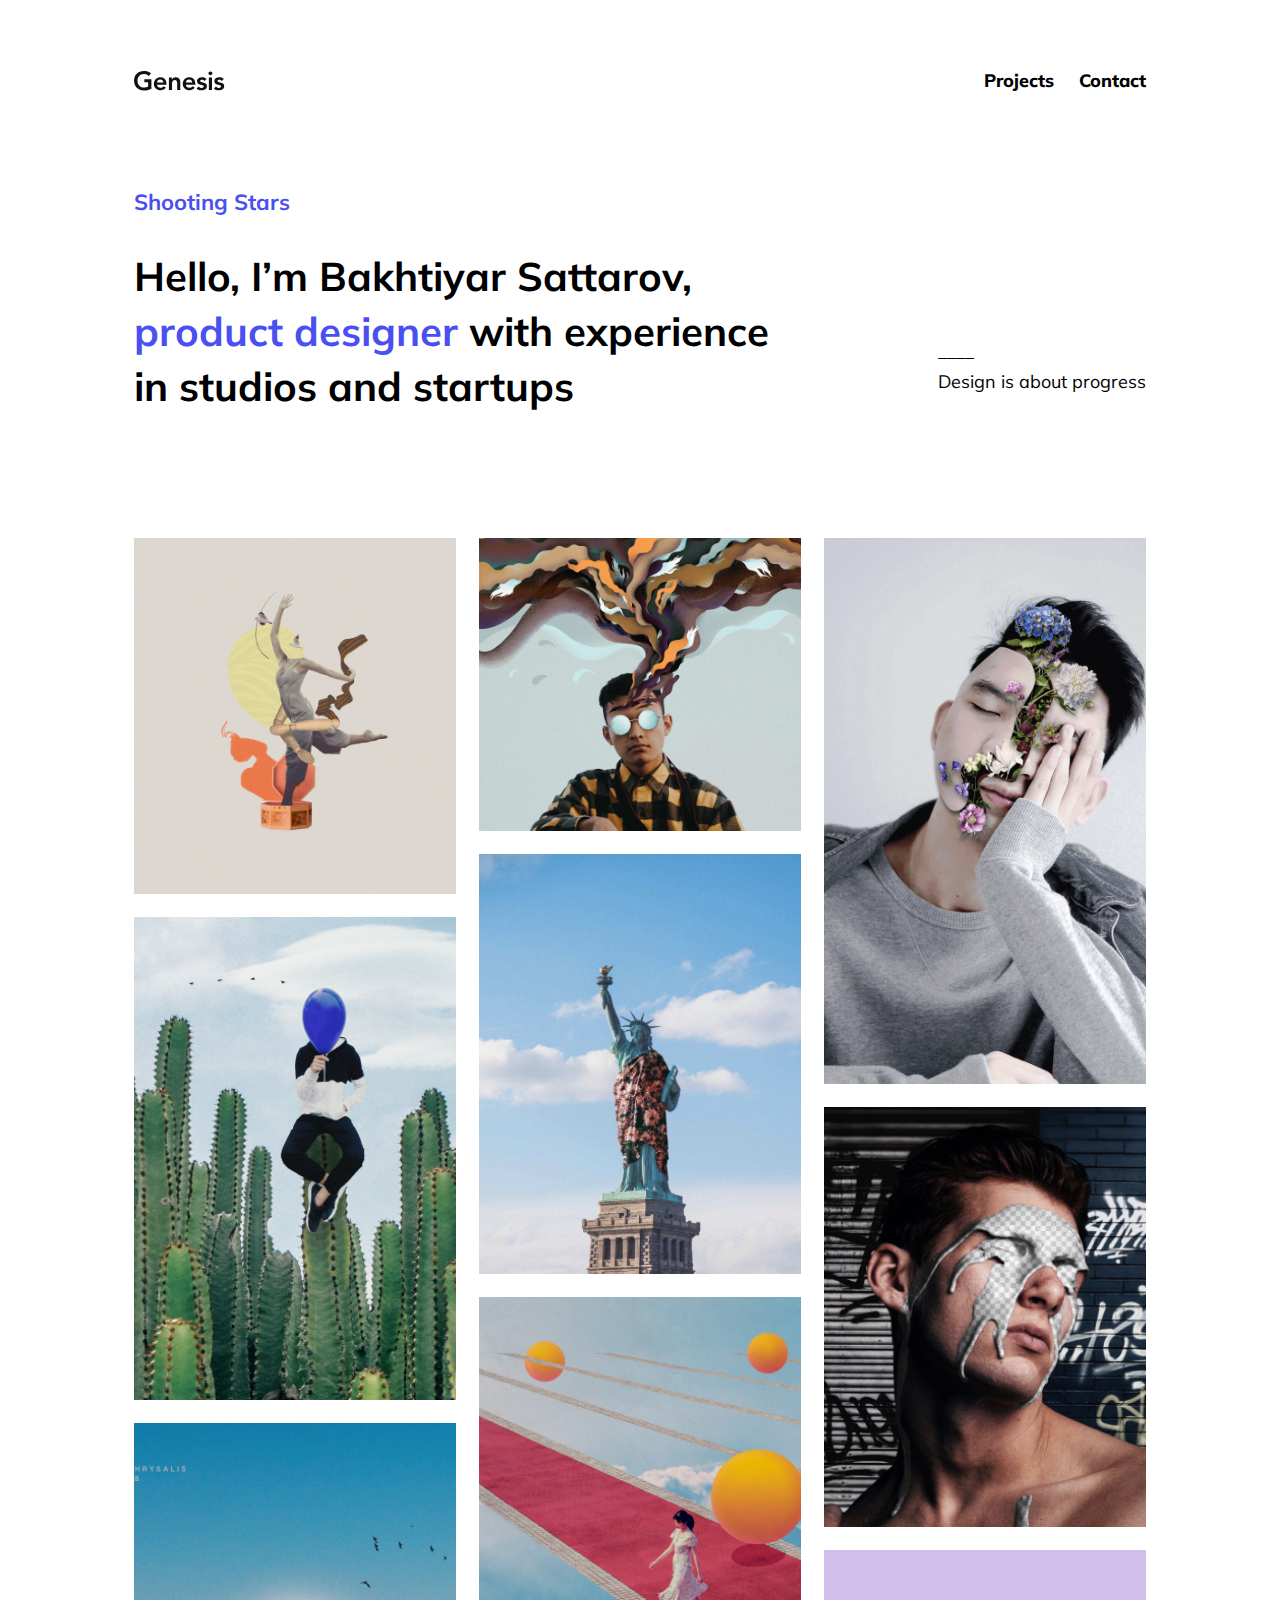
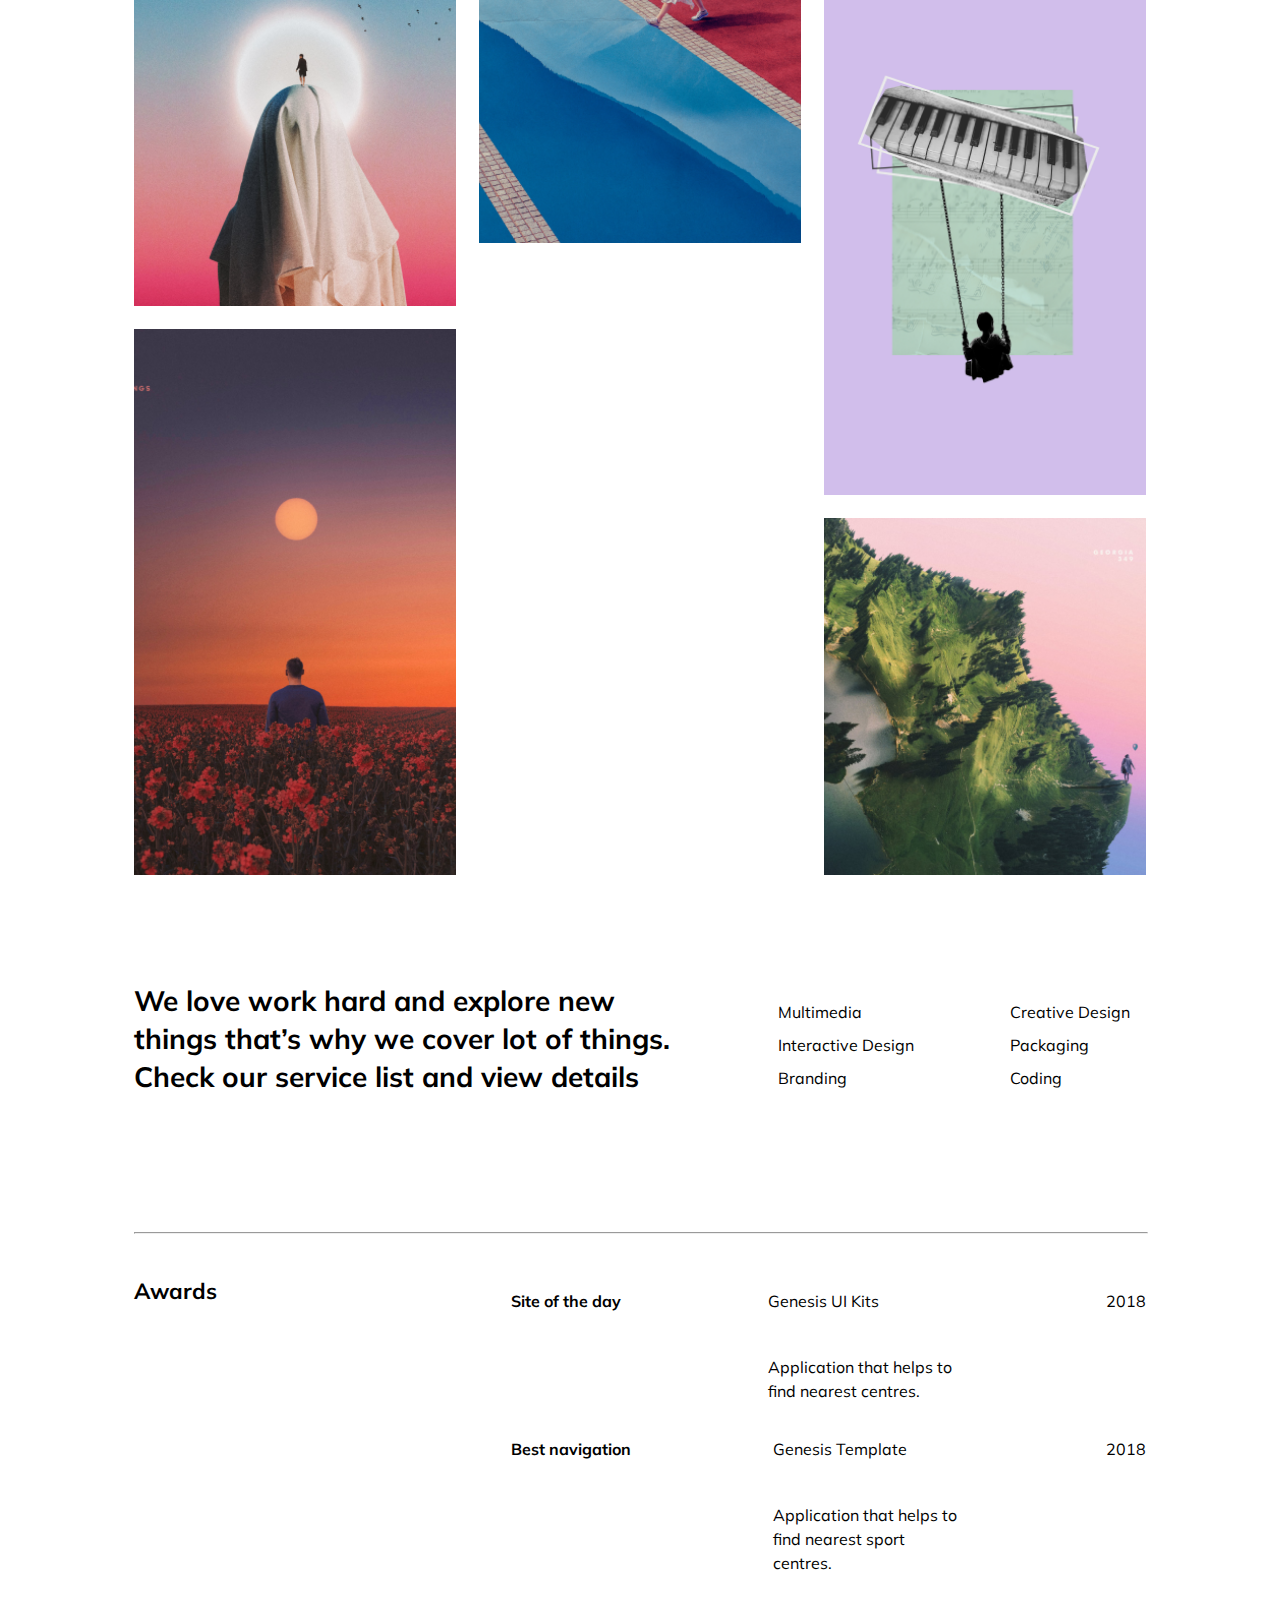
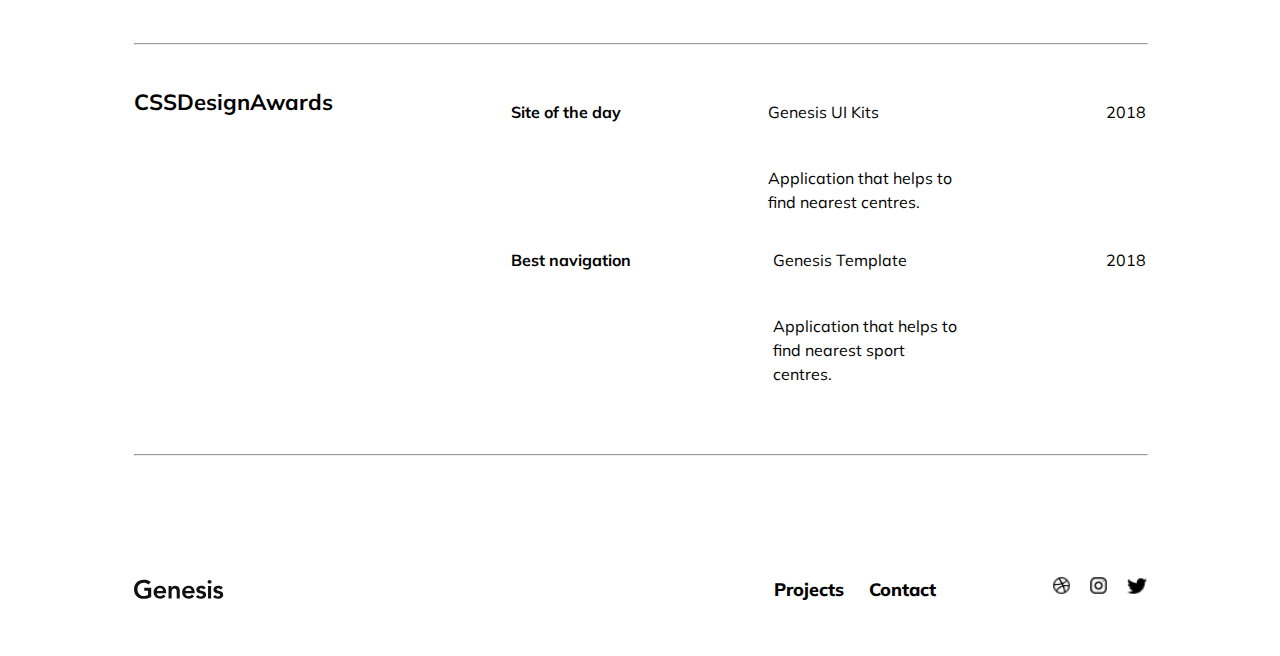
<file: index.html>
<!DOCTYPE html>
<html lang="en">
<head>
    <meta charset="UTF-8">
    <meta http-equiv="X-UA-Compatible" content="IE=edge">
    <meta name="viewport" content="width=device-width, initial-scale=1.0">
    <link rel="stylesheet" href="CSS/index.css">
    <link rel="preconnect" href="https://fonts.googleapis.com"> 
    <link rel="preconnect" href="https://fonts.gstatic.com" crossorigin> 
    <link href="https://fonts.googleapis.com/css2?family=Mulish:wght@300;400;700&display=swap" rel="stylesheet">
    <title>Genesis</title>
</head>
<body>
    <div class="nav"> <!--NAVIGATION-->
        <img class="nav__logo" src="Images/Logo.svg">
        <div class="nav__links">
            <a href="index-2.html">Projects</a>
            <a href="index-3.html">Contact</a>
        </div>
    </div>

    <div class="header"> <!-- HEADER -->
        <div class="header__title">Shooting Stars</div>
        <h2>Hello, I’m Bakhtiyar Sattarov,<br>
            <span>product designer</span> with experience<br>
            in studios and startups</h2>
        <div class="header__quote">____<br>Design is about progress</div>
    </div>

    <div class="grid"> <!-- COLLAGE -->
        <img class="first pic" src="Images/Rectangle.png">
        <img class="second pic" src="Images/Rectangle-4.png">
        <img class="third pic" src="Images/Rectangle-7.png">
        <img class="fourth pic" src="Images/Rectangle-1.png">
        <img class="fifth pic" src="Images/Rectangle-5.png">
        <img class="sixth pic" src="Images/Rectangle-8.png">
        <img class="seventh pic" src="Images/Rectangle-2.png">
        <img class="eight pic" src="Images/Rectangle-6.png">
        <img class="ninth pic" src="Images/Rectangle-9.png">
        <img class="tenth pic" src="Images/Rectangle-3.png">
        <!--<img class="eleventh pic" src="Images/Rectangle-11.png"> Still doesn't work --> 
        <img class="twelveth pic" src="Images/Rectangle-10.png">
    </div>
    
    <div class="service-list"> <!--SERVICES -->
        <div class="service-list__text">
            <h3>We love work hard and explore new things that’s why we 
                cover lot of things. Check our service list and view details</h3>
        </div>
        <div class="service-list__links">
            <div class="service-list__link">Multimedia</div>
            <div class="service-list__link">Interactive Design</div>
            <div class="service-list__link">Branding</div>
            <div class="service-list__link">Creative Design</div>
            <div class="service-list__link">Packaging</div>
            <div class="service-list__link">Coding</div>
        </div>
    </div>

    <div class="awards"> <!-- AWARDS 1 -->
        
        <hr class="awards__line">
        <div class="awards-font">Awards</div>
        <div class="awards__list">
            <h4><b>Site of the day</b></h4>
            <div class="awards__list-info">
                <h4>Genesis UI Kits</h4>
                <h4>Application that helps to find nearest centres.</h4>
            </div>
            <h4>2018</h4>
        </div>

        <div class="awards__list">
            <h4><b>Best navigation</b></h4>
            <div class="awards__list-info">
                <h4>Genesis Template</h4>
                <h4>Application that helps to find nearest sport centres.</h4>
            </div>
            <h4>2018</h4>
        </div>

        <hr class="awards__line">
        <div class="awards-font">CSSDesignAwards</div>
        <div class="awards__list">
            <h4><b>Site of the day</b></h4>
            <div class="awards__list-info">
                <h4>Genesis UI Kits</h4>
                <h4>Application that helps to find nearest centres.</h4>
            </div>
            <h4>2018</h4>
        </div>

        <div class="awards__list">
            <h4><b>Best navigation</b></h4>
            <div class="awards__list-info">
                <h4>Genesis Template</h4>
                <h4>Application that helps to find nearest sport centres.</h4>
            </div>
            <h4>2018</h4>
        </div>
        <hr class="awards__line">
    </div>

    <div class="footer"> <!-- FOOTER -->
        <img class="footer__logo" alt="logo" src="Images/Logo.svg">
        <div class="footer__links">
            <a href="index-2.html">Projects</a>
            <a href="index-3.html">Contact</a>
        </div>
        <div class="footer__icons">
            <img class="footer__icon" alt="icon" src="Images/Shape.png">
            <img class="footer__icon" alt="icon" src="Images/instagram.png">
            <img class="footer__icon" alt="icon" src="Images/twitter-logo-silhouette.png">
        </div>
    </div>
    
</body>
</html>
</file>
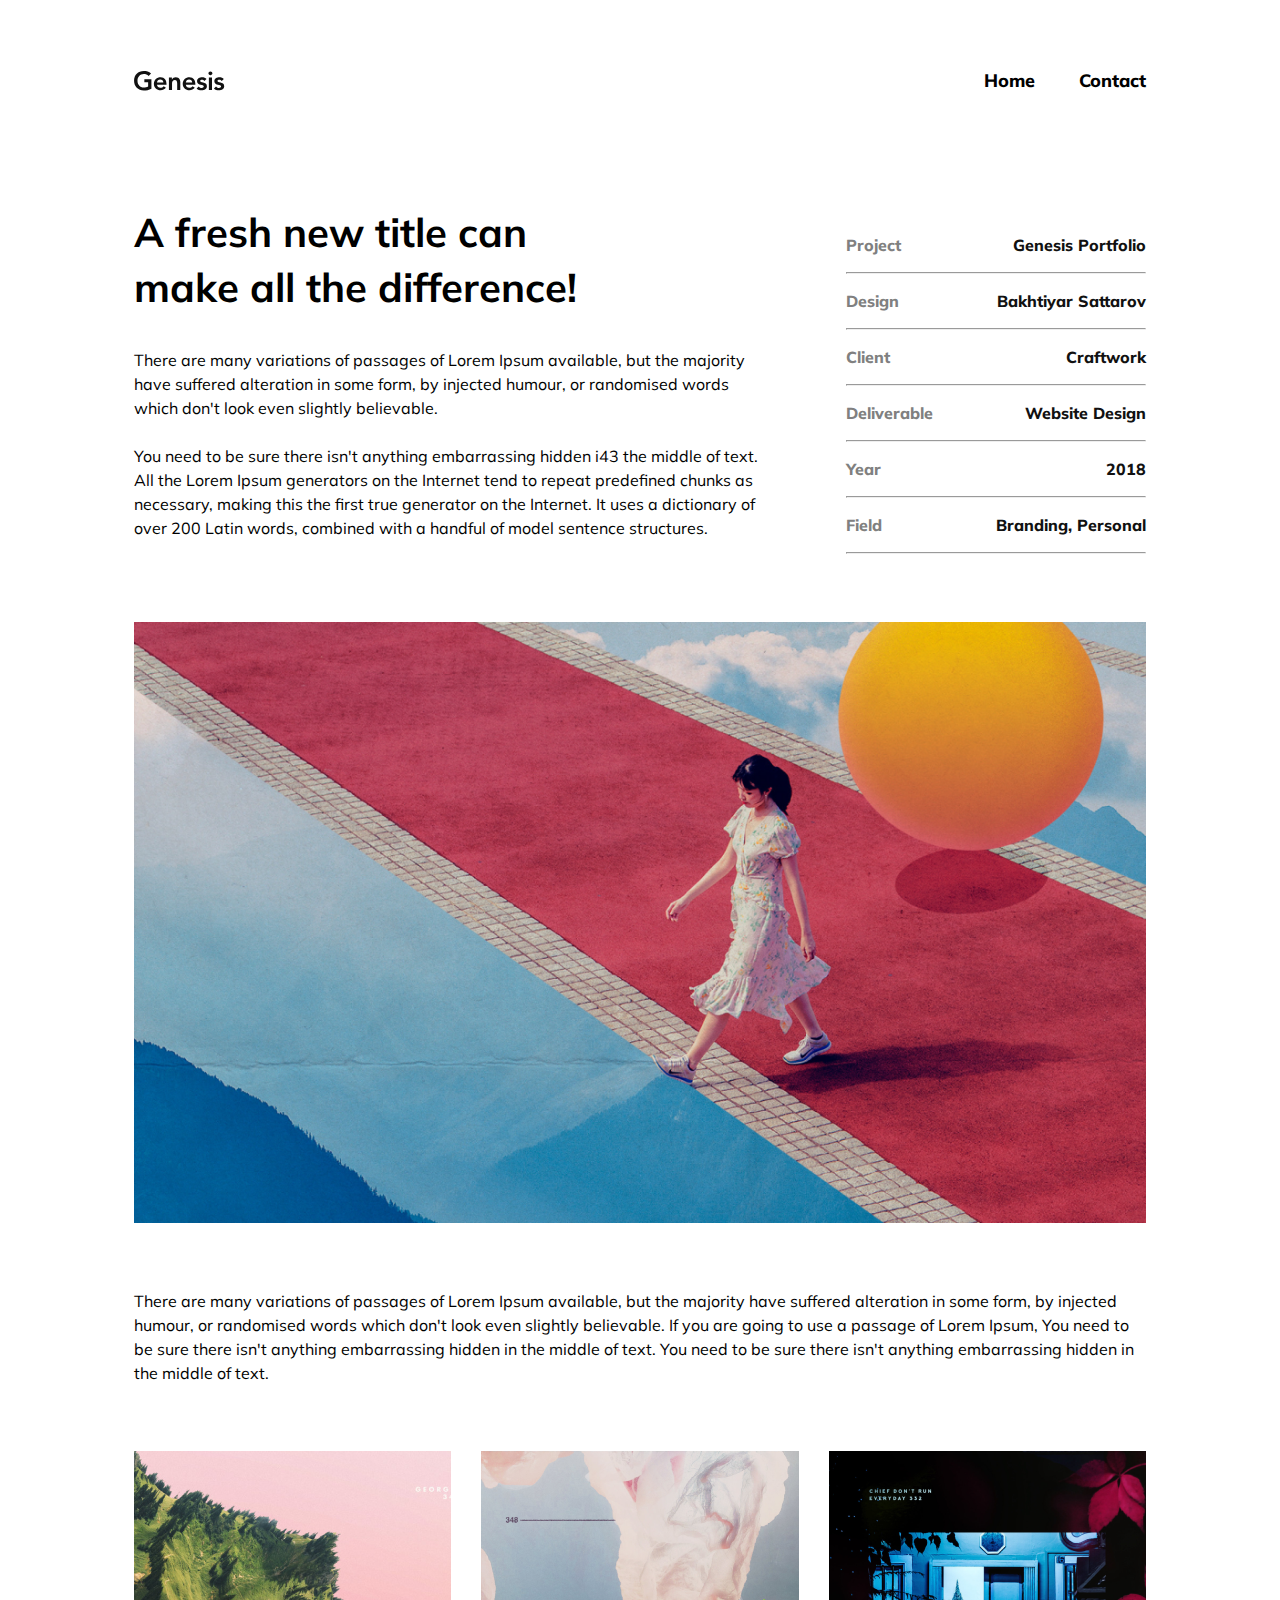
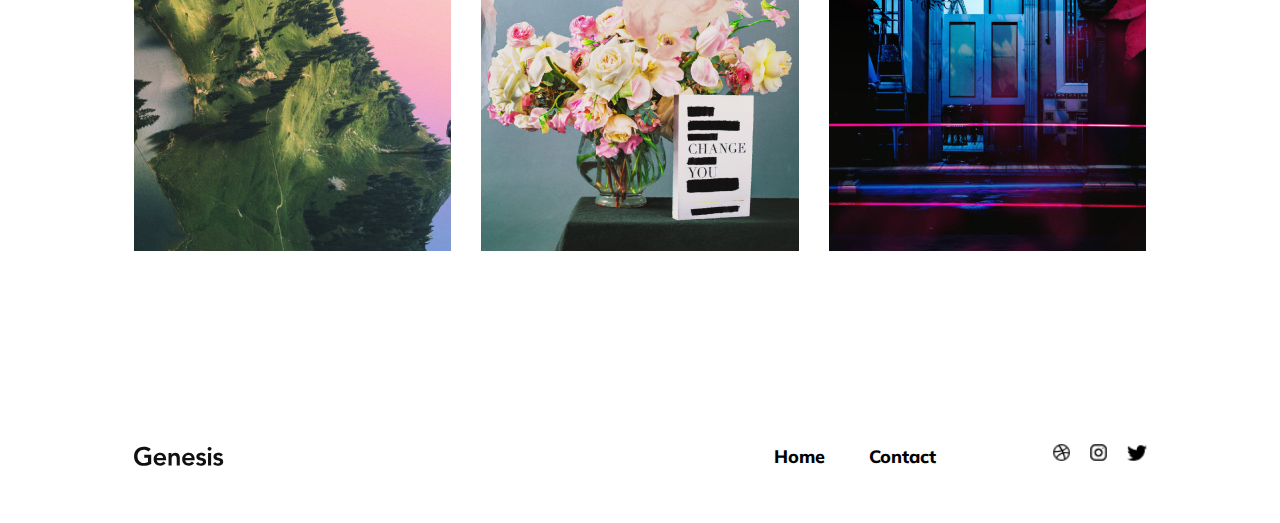
<file: index-2.html>
<!DOCTYPE html>
<html lang="en">
<head>
    <meta charset="UTF-8">
    <meta http-equiv="X-UA-Compatible" content="IE=edge">
    <meta name="viewport" content="width=device-width, initial-scale=1.0">
    <link rel="stylesheet" href="CSS/index.css">
    <link rel="preconnect" href="https://fonts.googleapis.com"> 
    <link rel="preconnect" href="https://fonts.gstatic.com" crossorigin> 
    <link href="https://fonts.googleapis.com/css2?family=Mulish:wght@300;400;700&display=swap" rel="stylesheet">
    <title>Genesis</title>
</head>
<body>
    <div class="nav"> <!--NAVIGATION-->
        <img class="nav__logo" src="Images/Logo.svg">
        <div class="nav__links">
            <a href="index.html">Home</a>
            <a href="index-3.html">Contact</a>
        </div>
    </div>

    <div class="fresh-new">
        <div class="fresh-new__text-section">
            <h2>A fresh new title can<br>
                make all the difference!</h2>
            <h4>There are many variations of passages of Lorem Ipsum available, 
                but the majority have suffered alteration in some form, by injected 
                humour, or randomised words which don't look even slightly believable. <br><br>

                You need to be sure there isn't anything embarrassing hidden 
                i43 the middle of text. All the Lorem Ipsum generators on the 
                Internet tend to repeat predefined chunks as necessary, making 
                this the first true generator on the Internet. It uses a 
                dictionary of over 200 Latin words, combined with a handful of 
                model sentence structures.</h4>
        </div>

        <div class="fresh-new__list-section">

            <div class="fresh-new__list-item">
                <div class="list-font">Project</div>
                <div class="list-font black">Genesis Portfolio</div>
            </div>

            <hr>

            <div class="fresh-new__list-item">
                <div class="list-font">Design</div>
                <div class="list-font black">Bakhtiyar Sattarov</div>
            </div>
            
            <hr> 

            <div class="fresh-new__list-item">
                <div class="list-font">Client</div>
                <div class="list-font black">Craftwork</div>
            </div>

            <hr>

            <div class="fresh-new__list-item">
                <div class="list-font">Deliverable</div>
                <div class="list-font black">Website Design</div>
            </div>

            <hr>

            <div class="fresh-new__list-item">
                <div class="list-font">Year</div>
                <div class="list-font black">2018</div>
            </div>

            <hr>

            <div class="fresh-new__list-item">
                <div class="list-font">Field</div>
                <div class="list-font black">Branding, Personal</div>
            </div>

            <hr>
        </div>
    </div>

    <img class="pic-1" src="Images/Page-1.png">

    <div class="standard-width"><h4>There are many variations of passages of Lorem Ipsum available, 
        but the majority have suffered alteration in some form, by injected 
        humour, or randomised words which don't look even slightly believable. 
        If you are going to use a passage of Lorem Ipsum, You need to be sure 
        there isn't anything embarrassing hidden in the middle of text. You need 
        to be sure there isn't anything embarrassing hidden in the middle of text.</h4></div>

    <div class="fresh-grid">
        <img class="fresh-grid__first pic" src="Images/pg-2/Image.png">
        <img class="fresh-grid__second pic" src="Images/pg-2/Image-1.png">
        <img class="fresh-grid__third pic" src="Images/pg-2/Image-2.png">
    </div>

    <div class="footer"> <!-- FOOTER -->
        <img class="footer__logo" alt="logo" src="Images/Logo.svg">
        <div class="footer__links">
            <a href="index.html">Home</a>
            <a href="index-3.html">Contact</a>
        </div>
        <div class="footer__icons">
            <img class="footer__icon" alt="icon" src="Images/Shape.png">
            <img class="footer__icon" alt="icon" src="Images/instagram.png">
            <img class="footer__icon" alt="icon" src="Images/twitter-logo-silhouette.png">
        </div>
    </div>
    
</body>
</file>
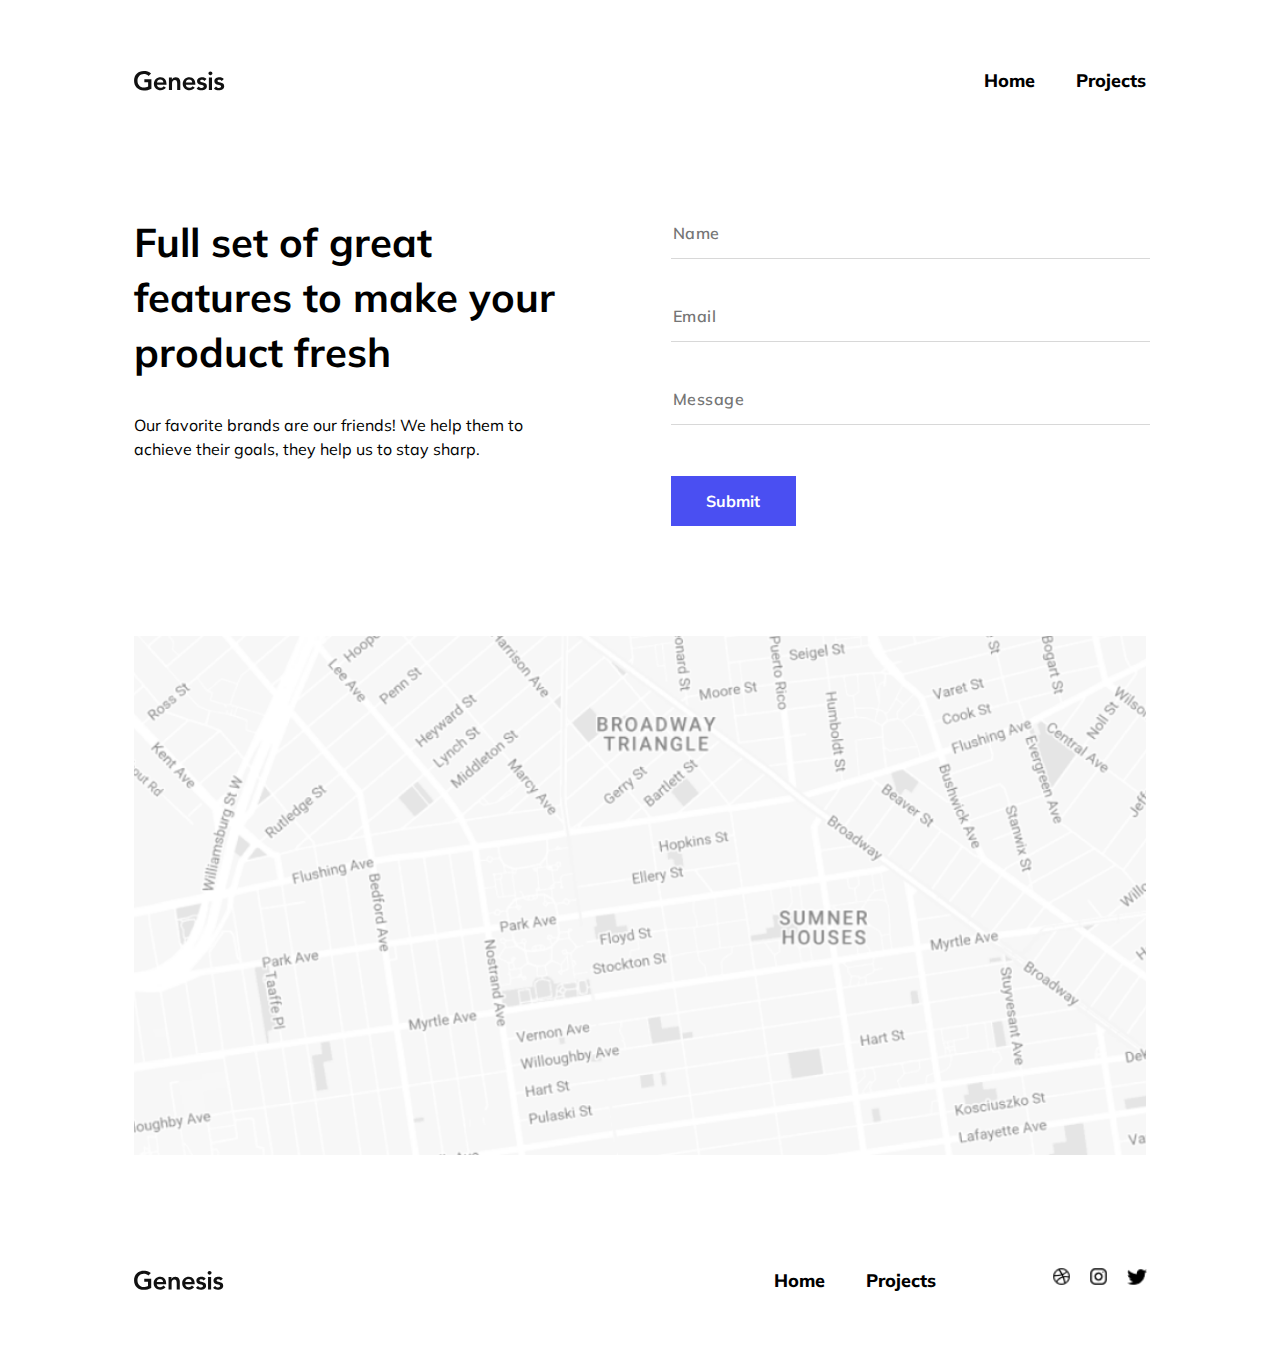
<file: index-3.html>
<!DOCTYPE html>
<html lang="en">
<head>
    <meta charset="UTF-8">
    <meta http-equiv="X-UA-Compatible" content="IE=edge">
    <meta name="viewport" content="width=device-width, initial-scale=1.0">
    <link rel="stylesheet" href="CSS/index.css">
    <link rel="preconnect" href="https://fonts.googleapis.com"> 
    <link rel="preconnect" href="https://fonts.gstatic.com" crossorigin> 
    <link href="https://fonts.googleapis.com/css2?family=Mulish:wght@300;400;700&display=swap" rel="stylesheet">
    <title>Genesis</title>
</head>
<body>
    <div class="nav"> <!--NAVIGATION-->
        <img class="nav__logo" src="Images/Logo.svg">
        <div class="nav__links">
            <a href="index.html">Home</a>
            <a href="index-2.html">Projects</a>
        </div>
    </div>

    <div class="form-text">
        <div class="form-text__text">
            <h2>Full set of great
                features to make your
                product fresh</h2>
            <h4>Our favorite brands are our friends! We help them to achieve 
                their goals, they help us to stay sharp.</h4>
        </div>

        <form class="form-text__contact" action=“email”> <!-- FORM -->
            <input type=“text” id="full-name" placeholder="Name">
            <input type="email" id="email" placeholder="Email">
            <input type="text" id="msg" placeholder="Message">
            <button type=“submit”>Submit</button>
        </form>
    </div>

    <img class="map" alt="map" src="Images/Map.png"> <!--IMAGE-->

    <div class="footer"> <!-- FOOTER -->
        <img class="footer__logo" alt="logo" src="Images/Logo.svg">
        <div class="footer__links">
            <a href="index.html">Home</a>
            <a href="index-2.html">Projects</a>
        </div>
        <div class="footer__icons">
            <img class="footer__icon" alt="icon" src="Images/Shape.png">
            <img class="footer__icon" alt="icon" src="Images/instagram.png">
            <img class="footer__icon" alt="icon" src="Images/twitter-logo-silhouette.png">
        </div>
    </div>
    
</body>
</html>
</file>
<file: CSS/index.css>
@charset "UTF-8";.header__title{font-family:"Mulish",sans-serif;font-weight:bold;font-size:22px;line-height:28px;color:#4A4FF2}h2{font-family:"Mulish",sans-serif;font-size:40px;line-height:55px;font-weight:bold;color:black}h3{font-family:"Mulish",sans-serif;font-weight:bold;font-size:28px;line-height:38px}h4{font-family:"Mulish",sans-serif;font-weight:400;font-size:16px;line-height:24px}.header__quote{font-family:"Mulish",sans-serif;font-size:18px;font-weight:400;-ms-flex-item-align:end;align-self:flex-end;position:relative;bottom:110px;line-height:30px}span{color:#4A4FF2}a{font-family:"Mulish",sans-serif;font-weight:800;text-decoration:none;color:black}.awards-font{font-family:"Mulish",sans-serif;font-weight:bold;color:black;font-size:22px;-ms-flex-item-align:start;align-self:flex-start}.list-font{font-family:Mulish;font-style:normal;font-weight:800;font-size:16px;line-height:38px;color:gray}.black{color:#111111}.standard-width{width:80%}.service-list__link{font-family:"Mulish",sans-serif;font-weight:400;font-size:16px;line-height:33px}.header__title{font-family:"Mulish",sans-serif;font-weight:bold;font-size:22px;line-height:28px;color:#4A4FF2}h2{font-family:"Mulish",sans-serif;font-size:40px;line-height:55px;font-weight:bold;color:black}h3{font-family:"Mulish",sans-serif;font-weight:bold;font-size:28px;line-height:38px}h4{font-family:"Mulish",sans-serif;font-weight:400;font-size:16px;line-height:24px}.header__quote{font-family:"Mulish",sans-serif;font-size:18px;font-weight:400;-ms-flex-item-align:end;align-self:flex-end;position:relative;bottom:110px;line-height:30px}span{color:#4A4FF2}a{font-family:"Mulish",sans-serif;font-weight:800;text-decoration:none;color:black}.awards-font{font-family:"Mulish",sans-serif;font-weight:bold;color:black;font-size:22px;-ms-flex-item-align:start;align-self:flex-start}.list-font{font-family:Mulish;font-style:normal;font-weight:800;font-size:16px;line-height:38px;color:gray}.black{color:#111111}.standard-width{width:80%}.service-list__link{font-family:"Mulish",sans-serif;font-weight:400;font-size:16px;line-height:33px}.nav{width:80%;height:23px;display:-webkit-box;display:-ms-flexbox;display:flex;-webkit-box-pack:justify;-ms-flex-pack:justify;justify-content:space-between;-webkit-box-align:center;-ms-flex-align:center;align-items:center;margin-top:61px}.nav__links{font-size:18px;display:-webkit-box;display:-ms-flexbox;display:flex;-webkit-box-pack:justify;-ms-flex-pack:justify;justify-content:space-between;width:162px}.nav__logo{width:91px}.header{width:80%;max-height:250px;height:100%;display:-webkit-box;display:-ms-flexbox;display:flex;-webkit-box-orient:vertical;-webkit-box-direction:normal;-ms-flex-direction:column;flex-direction:column;-webkit-box-align:start;-ms-flex-align:start;align-items:flex-start;margin-top:96px;margin-bottom:100px}.grid{-ms-grid-row-align:center;align-self:center;display:-ms-grid;display:grid;width:80%;height:2000px;grid-gap:23px;-ms-grid-rows:1fr 23px 1fr 23px 1fr 23px 1fr 23px 1fr 23px 1fr 23px 1fr 23px 1fr 23px 1fr 23px 1fr 23px 1fr 23px 1fr 23px 1fr 23px 1fr 23px 1fr 23px 1fr 23px 1fr 23px 1fr 23px 1fr 23px 1fr 23px 1fr 23px 1fr 23px 1fr 23px 1fr 23px 1fr 23px 1fr 23px 1fr 23px 1fr 23px 1fr 23px 1fr 23px 1fr 23px 1fr;grid-template-rows:repeat(32,1fr);-ms-grid-columns:1fr 23px 1fr 23px 1fr;grid-template-columns:repeat(3,1fr);margin-bottom:80px}.grid>:first-child{-ms-grid-row:1;-ms-grid-column:1}.grid>:nth-child(2){-ms-grid-row:1;-ms-grid-column:3}.grid>:nth-child(3){-ms-grid-row:1;-ms-grid-column:5}.grid>:nth-child(4){-ms-grid-row:3;-ms-grid-column:1}.grid>:nth-child(5){-ms-grid-row:3;-ms-grid-column:3}.grid>:nth-child(6){-ms-grid-row:3;-ms-grid-column:5}.grid>:nth-child(7){-ms-grid-row:5;-ms-grid-column:1}.grid>:nth-child(8){-ms-grid-row:5;-ms-grid-column:3}.grid>:nth-child(9){-ms-grid-row:5;-ms-grid-column:5}.grid>:nth-child(10){-ms-grid-row:7;-ms-grid-column:1}.grid>:nth-child(11){-ms-grid-row:7;-ms-grid-column:3}.grid>:nth-child(12){-ms-grid-row:7;-ms-grid-column:5}.grid>:nth-child(13){-ms-grid-row:9;-ms-grid-column:1}.grid>:nth-child(14){-ms-grid-row:9;-ms-grid-column:3}.grid>:nth-child(15){-ms-grid-row:9;-ms-grid-column:5}.grid>:nth-child(16){-ms-grid-row:11;-ms-grid-column:1}.grid>:nth-child(17){-ms-grid-row:11;-ms-grid-column:3}.grid>:nth-child(18){-ms-grid-row:11;-ms-grid-column:5}.grid>:nth-child(19){-ms-grid-row:13;-ms-grid-column:1}.grid>:nth-child(20){-ms-grid-row:13;-ms-grid-column:3}.grid>:nth-child(21){-ms-grid-row:13;-ms-grid-column:5}.grid>:nth-child(22){-ms-grid-row:15;-ms-grid-column:1}.grid>:nth-child(23){-ms-grid-row:15;-ms-grid-column:3}.grid>:nth-child(24){-ms-grid-row:15;-ms-grid-column:5}.grid>:nth-child(25){-ms-grid-row:17;-ms-grid-column:1}.grid>:nth-child(26){-ms-grid-row:17;-ms-grid-column:3}.grid>:nth-child(27){-ms-grid-row:17;-ms-grid-column:5}.grid>:nth-child(28){-ms-grid-row:19;-ms-grid-column:1}.grid>:nth-child(29){-ms-grid-row:19;-ms-grid-column:3}.grid>:nth-child(30){-ms-grid-row:19;-ms-grid-column:5}.grid>:nth-child(31){-ms-grid-row:21;-ms-grid-column:1}.grid>:nth-child(32){-ms-grid-row:21;-ms-grid-column:3}.grid>:nth-child(33){-ms-grid-row:21;-ms-grid-column:5}.grid>:nth-child(34){-ms-grid-row:23;-ms-grid-column:1}.grid>:nth-child(35){-ms-grid-row:23;-ms-grid-column:3}.grid>:nth-child(36){-ms-grid-row:23;-ms-grid-column:5}.grid>:nth-child(37){-ms-grid-row:25;-ms-grid-column:1}.grid>:nth-child(38){-ms-grid-row:25;-ms-grid-column:3}.grid>:nth-child(39){-ms-grid-row:25;-ms-grid-column:5}.grid>:nth-child(40){-ms-grid-row:27;-ms-grid-column:1}.grid>:nth-child(41){-ms-grid-row:27;-ms-grid-column:3}.grid>:nth-child(42){-ms-grid-row:27;-ms-grid-column:5}.grid>:nth-child(43){-ms-grid-row:29;-ms-grid-column:1}.grid>:nth-child(44){-ms-grid-row:29;-ms-grid-column:3}.grid>:nth-child(45){-ms-grid-row:29;-ms-grid-column:5}.grid>:nth-child(46){-ms-grid-row:31;-ms-grid-column:1}.grid>:nth-child(47){-ms-grid-row:31;-ms-grid-column:3}.grid>:nth-child(48){-ms-grid-row:31;-ms-grid-column:5}.grid>:nth-child(49){-ms-grid-row:33;-ms-grid-column:1}.grid>:nth-child(50){-ms-grid-row:33;-ms-grid-column:3}.grid>:nth-child(51){-ms-grid-row:33;-ms-grid-column:5}.grid>:nth-child(52){-ms-grid-row:35;-ms-grid-column:1}.grid>:nth-child(53){-ms-grid-row:35;-ms-grid-column:3}.grid>:nth-child(54){-ms-grid-row:35;-ms-grid-column:5}.grid>:nth-child(55){-ms-grid-row:37;-ms-grid-column:1}.grid>:nth-child(56){-ms-grid-row:37;-ms-grid-column:3}.grid>:nth-child(57){-ms-grid-row:37;-ms-grid-column:5}.grid>:nth-child(58){-ms-grid-row:39;-ms-grid-column:1}.grid>:nth-child(59){-ms-grid-row:39;-ms-grid-column:3}.grid>:nth-child(60){-ms-grid-row:39;-ms-grid-column:5}.grid>:nth-child(61){-ms-grid-row:41;-ms-grid-column:1}.grid>:nth-child(62){-ms-grid-row:41;-ms-grid-column:3}.grid>:nth-child(63){-ms-grid-row:41;-ms-grid-column:5}.grid>:nth-child(64){-ms-grid-row:43;-ms-grid-column:1}.grid>:nth-child(65){-ms-grid-row:43;-ms-grid-column:3}.grid>:nth-child(66){-ms-grid-row:43;-ms-grid-column:5}.grid>:nth-child(67){-ms-grid-row:45;-ms-grid-column:1}.grid>:nth-child(68){-ms-grid-row:45;-ms-grid-column:3}.grid>:nth-child(69){-ms-grid-row:45;-ms-grid-column:5}.grid>:nth-child(70){-ms-grid-row:47;-ms-grid-column:1}.grid>:nth-child(71){-ms-grid-row:47;-ms-grid-column:3}.grid>:nth-child(72){-ms-grid-row:47;-ms-grid-column:5}.grid>:nth-child(73){-ms-grid-row:49;-ms-grid-column:1}.grid>:nth-child(74){-ms-grid-row:49;-ms-grid-column:3}.grid>:nth-child(75){-ms-grid-row:49;-ms-grid-column:5}.grid>:nth-child(76){-ms-grid-row:51;-ms-grid-column:1}.grid>:nth-child(77){-ms-grid-row:51;-ms-grid-column:3}.grid>:nth-child(78){-ms-grid-row:51;-ms-grid-column:5}.grid>:nth-child(79){-ms-grid-row:53;-ms-grid-column:1}.grid>:nth-child(80){-ms-grid-row:53;-ms-grid-column:3}.grid>:nth-child(81){-ms-grid-row:53;-ms-grid-column:5}.grid>:nth-child(82){-ms-grid-row:55;-ms-grid-column:1}.grid>:nth-child(83){-ms-grid-row:55;-ms-grid-column:3}.grid>:nth-child(84){-ms-grid-row:55;-ms-grid-column:5}.grid>:nth-child(85){-ms-grid-row:57;-ms-grid-column:1}.grid>:nth-child(86){-ms-grid-row:57;-ms-grid-column:3}.grid>:nth-child(87){-ms-grid-row:57;-ms-grid-column:5}.grid>:nth-child(88){-ms-grid-row:59;-ms-grid-column:1}.grid>:nth-child(89){-ms-grid-row:59;-ms-grid-column:3}.grid>:nth-child(90){-ms-grid-row:59;-ms-grid-column:5}.grid>:nth-child(91){-ms-grid-row:61;-ms-grid-column:1}.grid>:nth-child(92){-ms-grid-row:61;-ms-grid-column:3}.grid>:nth-child(93){-ms-grid-row:61;-ms-grid-column:5}.grid>:nth-child(94){-ms-grid-row:63;-ms-grid-column:1}.grid>:nth-child(95){-ms-grid-row:63;-ms-grid-column:3}.grid>:nth-child(96){-ms-grid-row:63;-ms-grid-column:5}.first{-ms-grid-row:1;-ms-grid-row-span:6;grid-row:1/7;-ms-grid-column:1;-ms-grid-column-span:1;grid-column:1/2}.second{-ms-grid-row:1;-ms-grid-row-span:5;grid-row:1/6;-ms-grid-column:2;-ms-grid-column-span:1;grid-column:2/3}.third{-ms-grid-row:1;-ms-grid-row-span:9;grid-row:1/10;-ms-grid-column:3;-ms-grid-column-span:1;grid-column:3/4}.fourth{-ms-grid-row:7;-ms-grid-row-span:8;grid-row:7/15;-ms-grid-column:1;-ms-grid-column-span:1;grid-column:1/2}.fifth{-ms-grid-row:6;-ms-grid-row-span:7;grid-row:6/13;-ms-grid-column:2;-ms-grid-column-span:1;grid-column:2/3}.sixth{-ms-grid-row:10;-ms-grid-row-span:7;grid-row:10/17;-ms-grid-column:3;-ms-grid-column-span:1;grid-column:3/4}.seventh{-ms-grid-row:15;-ms-grid-row-span:8;grid-row:15/23;-ms-grid-column:1;-ms-grid-column-span:1;grid-column:1/2}.eight{-ms-grid-row:13;-ms-grid-row-span:9;grid-row:13/22;-ms-grid-column:2;-ms-grid-column-span:1;grid-column:2/3}.ninth{-ms-grid-row:17;-ms-grid-row-span:9;grid-row:17/26;-ms-grid-column:3;-ms-grid-column-span:1;grid-column:3/4}.tenth{-ms-grid-row:23;-ms-grid-row-span:9;grid-row:23/32;-ms-grid-column:1;-ms-grid-column-span:1;grid-column:1/2}.eleventh {-ms-grid-row:22;-ms-grid-row-span:10;grid-row:22/32;-ms-grid-column:2;-ms-grid-column-span:1;grid-column:2/3}.twelveth{-ms-grid-row:26;-ms-grid-row-span:6;grid-row:26/32;-ms-grid-column:3;-ms-grid-column-span:1;grid-column:3/4}.pic{height:100%;width:100%;-o-object-fit:cover;object-fit:cover}.service-list{display:-webkit-box;display:-ms-flexbox;display:flex;-webkit-box-pack:justify;-ms-flex-pack:justify;justify-content:space-between;-webkit-box-align:end;-ms-flex-align:end;align-items:flex-end;width:80%;height:106px;margin-bottom:100px}.service-list__text{width:630px}.service-list__links{width:500px;height:128px;display:-webkit-box;display:-ms-flexbox;display:flex;-webkit-box-orient:vertical;-webkit-box-direction:normal;-ms-flex-direction:column;flex-direction:column;-ms-flex-wrap:wrap;flex-wrap:wrap;-webkit-box-align:space-between;-ms-flex-align:space-between;align-items:space-between;position:relative;left:80px}.awards{width:80%;height:840px;display:-webkit-box;display:-ms-flexbox;display:flex;-webkit-box-orient:vertical;-webkit-box-direction:normal;-ms-flex-direction:column;flex-direction:column;-webkit-box-align:end;-ms-flex-align:end;align-items:flex-end;-webkit-box-pack:justify;-ms-flex-pack:justify;justify-content:space-between}.awards__line{width:100%}.awards__list{display:-webkit-box;display:-ms-flexbox;display:flex;-webkit-box-pack:justify;-ms-flex-pack:justify;justify-content:space-between;width:635px;height:113px;position:relative;bottom:72px}.awards__list-info{width:190px;height:140px;display:-webkit-box;display:-ms-flexbox;display:flex;-webkit-box-orient:vertical;-webkit-box-direction:normal;-ms-flex-direction:column;flex-direction:column;-webkit-box-align:space-between;-ms-flex-align:space-between;align-items:space-between}.footer{margin-top:114px;margin-bottom:47px;width:80%;height:23px;display:-webkit-box;display:-ms-flexbox;display:flex;-webkit-box-pack:justify;-ms-flex-pack:justify;justify-content:space-between;position:relative}.footer__logo{width:90px}.footer__links{position:absolute;right:210px;font-size:18px;display:-webkit-box;display:-ms-flexbox;display:flex;-webkit-box-pack:justify;-ms-flex-pack:justify;justify-content:space-between;width:162px}.footer__icon{scale:1.1;margin-left:18px}.pic-1{width:80%;margin-top:60px;margin-bottom:45px}hr{color:#D8D8D8}.fresh-new{margin-top:80px;width:80%;display:-webkit-box;display:-ms-flexbox;display:flex;-webkit-box-pack:justify;-ms-flex-pack:justify;justify-content:space-between;-webkit-box-align:end;-ms-flex-align:end;align-items:flex-end}.fresh-new__text-section{max-width:640px;min-width:500px}.fresh-new__list-section{max-width:343px;min-width:200px}.fresh-new__list-item{width:300px;display:-webkit-box;display:-ms-flexbox;display:flex;-webkit-box-pack:justify;-ms-flex-pack:justify;justify-content:space-between}.fresh-grid{margin-top:45px;margin-bottom:80px;-ms-grid-row-align:center;align-self:center;display:-ms-grid;display:grid;width:80%;min-height:400px;max-height:600px;-ms-grid-rows:1fr;grid-template-rows:1fr;-ms-grid-columns:1fr 30px 1fr 30px 1fr;grid-template-columns:repeat(3,1fr);grid-gap:30px}.fresh-grid>:first-child{-ms-grid-row:1;-ms-grid-column:1}.fresh-grid>:nth-child(2){-ms-grid-row:1;-ms-grid-column:3}.fresh-grid>:nth-child(3){-ms-grid-row:1;-ms-grid-column:5}.fresh-grid__first{-ms-grid-row:1;-ms-grid-row-span:1;grid-row:1/2;-ms-grid-column:1;-ms-grid-column-span:1;grid-column:1/2}.fresh-grid__second{-ms-grid-row:1;-ms-grid-row-span:1;grid-row:1/2;-ms-grid-column:2;-ms-grid-column-span:1;grid-column:2/3}.fresh-grid__third{-ms-grid-row:1;-ms-grid-row-span:1;grid-row:1/2;-ms-grid-column:3;-ms-grid-column-span:1;grid-column:3/4}.form-text{display:-webkit-box;display:-ms-flexbox;display:flex;-webkit-box-pack:justify;-ms-flex-pack:justify;justify-content:space-between;-webkit-box-align:start;-ms-flex-align:start;align-items:flex-start;width:80%;margin-top:110px}.form-text__text{width:444px;position:relative;bottom:20px}.form-text__contact{display:-webkit-box;display:-ms-flexbox;display:flex;-webkit-box-orient:vertical;-webkit-box-direction:normal;-ms-flex-direction:column;flex-direction:column;max-width:475px;width:100%}input{margin-top:20px;margin-bottom:25px;width:100%;OUTLINE:NONE;BORDER:NONE;BACKGROUND:TRANSPARENT;BORDER-BOTTOM:1PX SOLID #D8D8D8;padding-bottom:14px;font-family:"Mulish",sans-serif;font-weight:600;font-size:16px;line-height:21px;letter-spacing:0.5px;margin-bottom:26px}button{margin-top:25px;background-color:#4A4FF2;color:white;font-size:16px;font-weight:bold;width:125px;height:50px;border:none;font-family:"Mulish",sans-serif}.map{width:80%;margin-top:110px}body{display:-webkit-box;display:-ms-flexbox;display:flex;-webkit-box-orient:vertical;-webkit-box-direction:normal;-ms-flex-direction:column;flex-direction:column;-webkit-box-align:center;-ms-flex-align:center;align-items:center;-webkit-box-pack:center;-ms-flex-pack:center;justify-content:center}
/*# sourceMappingURL=index.css.map */
</file>
